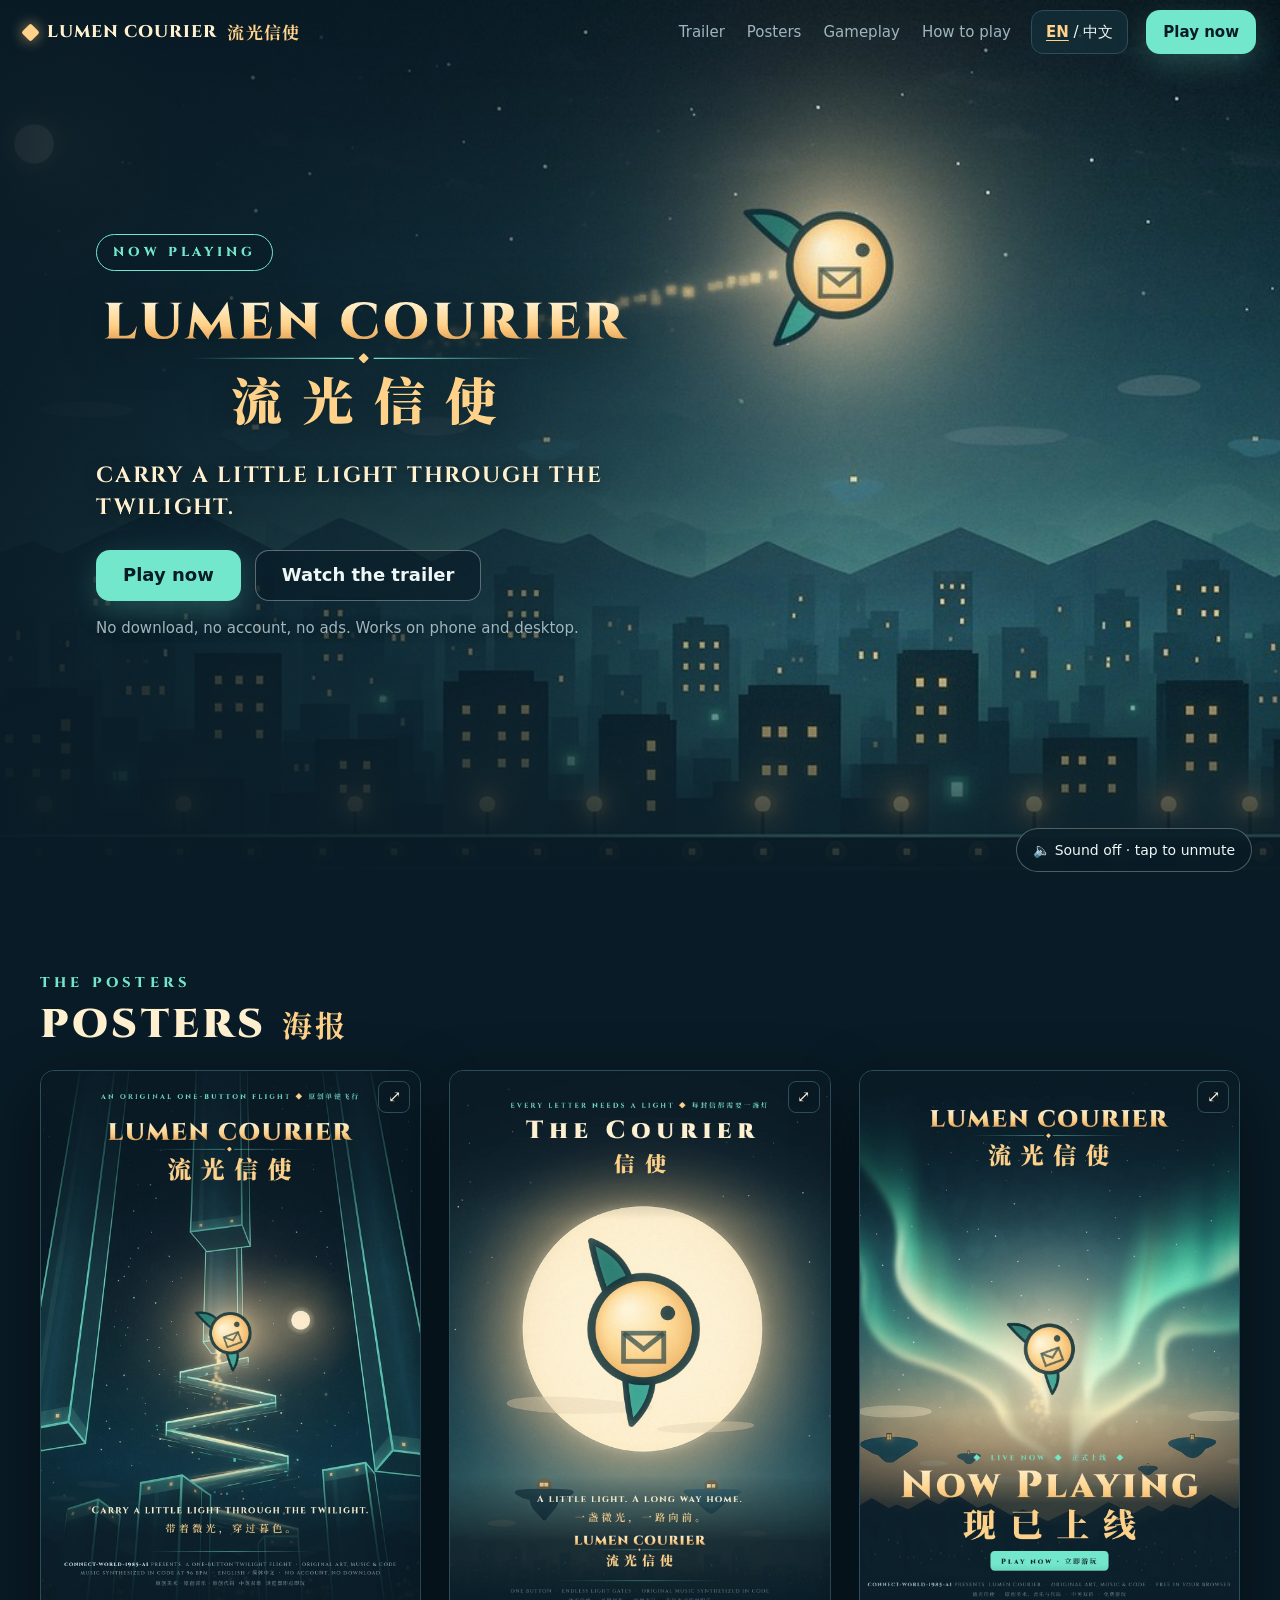
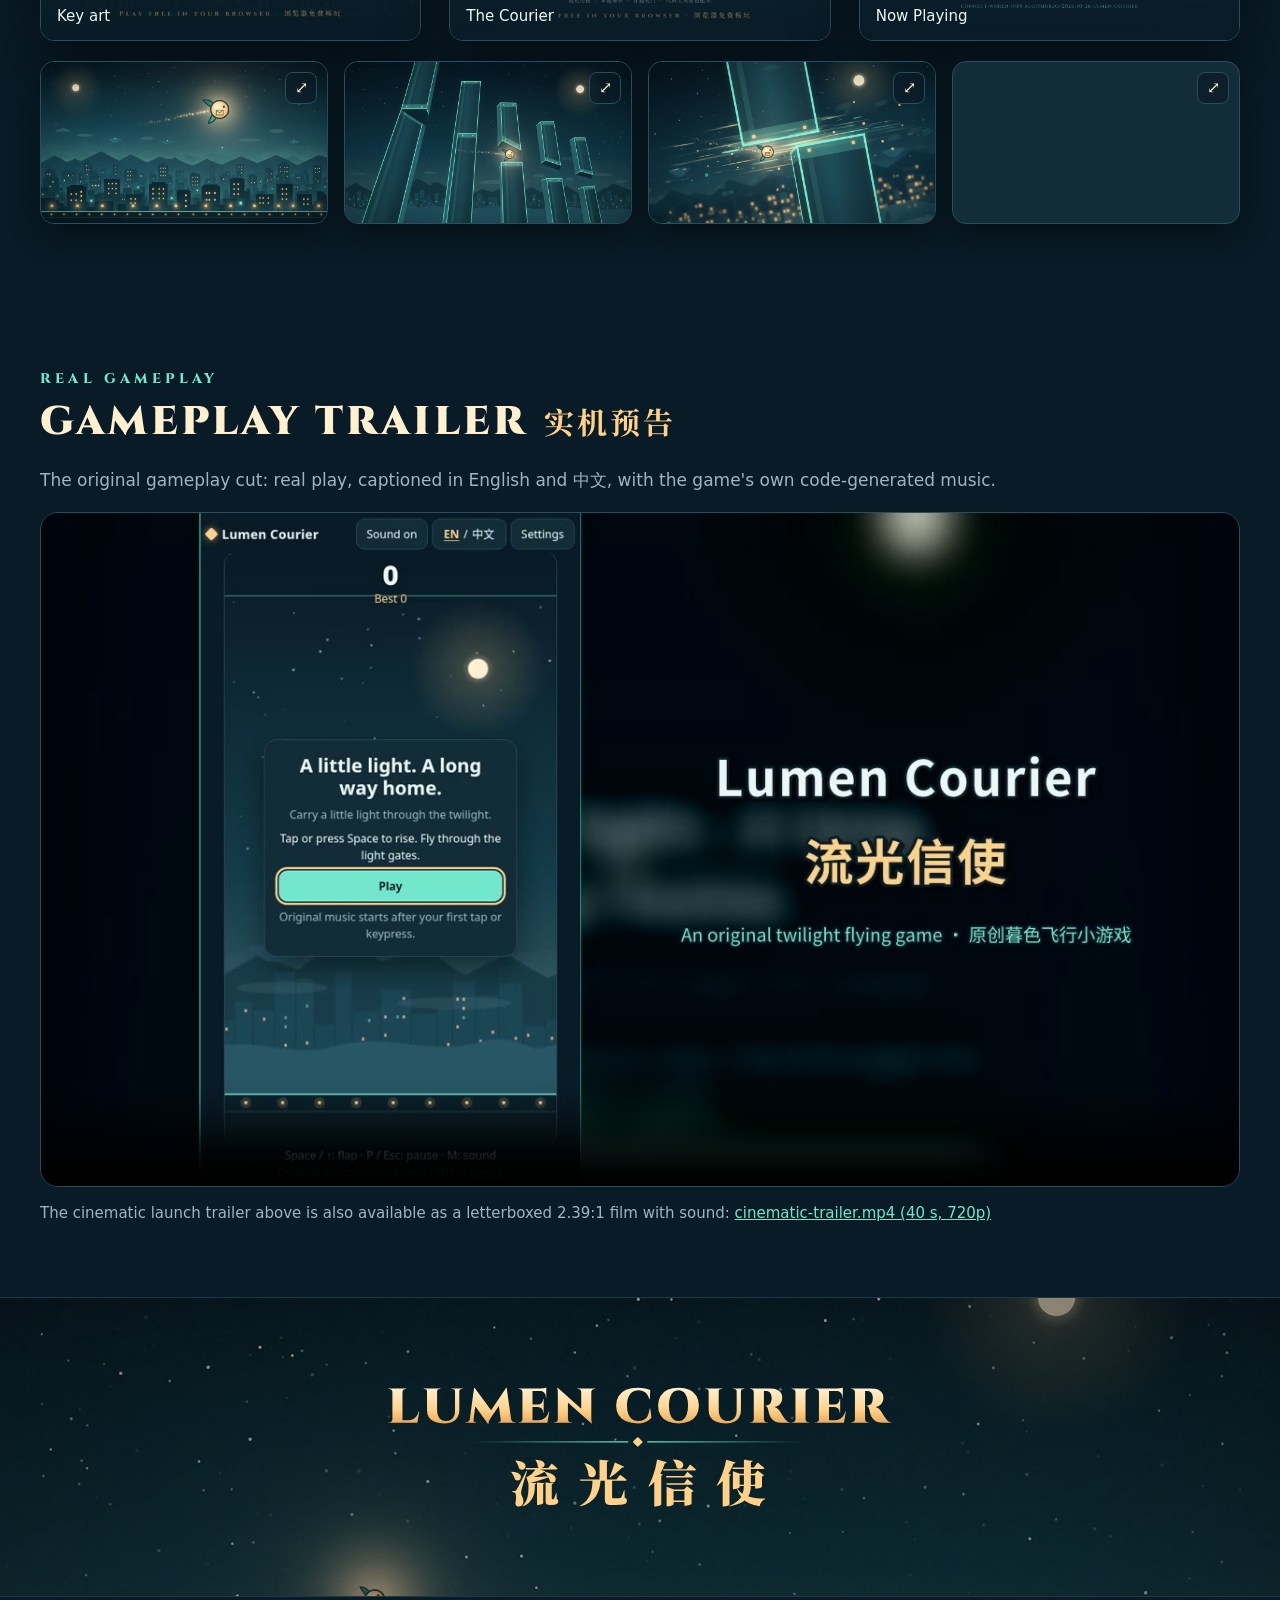
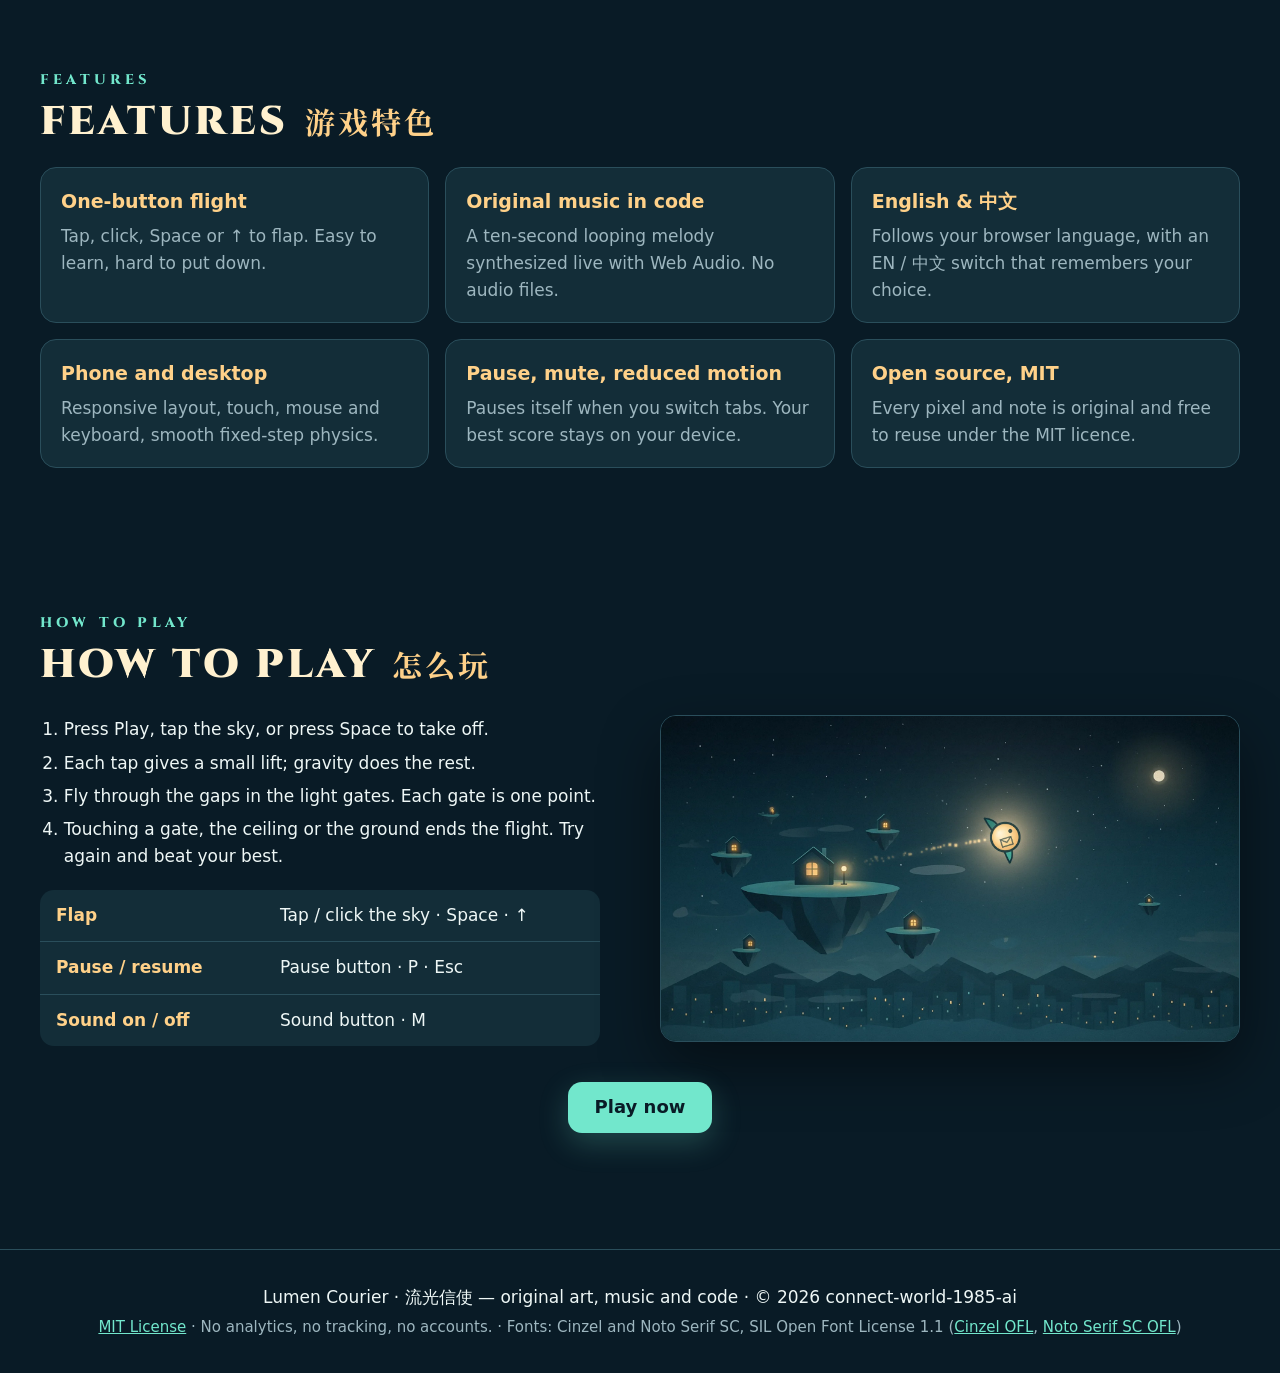
<file: index.html>
<!doctype html>
<html lang="en">
<head>
<meta charset="utf-8">
<meta name="viewport" content="width=device-width, initial-scale=1, viewport-fit=cover">
<meta name="theme-color" content="#091B26">
<title>Lumen Courier · 流光信使</title>
<meta name="description" content="">
<meta property="og:title" content="Lumen Courier · 流光信使">
<meta property="og:type" content="website">
<meta property="og:image" content="./media/launch/og-image.jpg">
<meta name="twitter:card" content="summary_large_image">
<link rel="icon" href="./play/favicon.svg" type="image/svg+xml">
<link rel="preload" href="./fonts/Cinzel-latin.woff2" as="font" type="font/woff2" crossorigin>
<link rel="stylesheet" href="./site.css">
<script type="module" src="./site.mjs"></script>
</head>
<body>
<header class="topbar" id="topbar">
  <a class="brand" href="./"><span class="brand-mark" aria-hidden="true"></span><span class="brand-en">Lumen Courier</span> <span class="brand-zh" lang="zh-CN">流光信使</span></a>
  <nav class="topnav" data-i18n-aria="navLabel">
    <a class="navlink" href="#trailer" data-i18n="navTrailer"></a>
    <a class="navlink" href="#posters" data-i18n="navPosters"></a>
    <a class="navlink" href="#gameplay" data-i18n="navGameplay"></a>
    <a class="navlink" href="#how" data-i18n="navHow"></a>
    <button type="button" id="langBtn" class="lang"><span class="lang-en">EN</span> / <span class="lang-zh">中文</span></button>
    <a class="btn primary small-btn" href="./play/" data-i18n="playNow"></a>
  </nav>
</header>
<main>
  <section class="hero" id="trailer">
    <video id="heroVideo" class="hero-video" muted loop playsinline preload="metadata" poster="./media/cinematic-trailer-poster.jpg" width="1280" height="720" data-i18n-aria="altHeroVideo" tabindex="-1">
      <source src="./media/cinematic-trailer-hero.mp4" type="video/mp4">
    </video>
    <div class="hero-scrim" aria-hidden="true"></div>
    <div class="hero-text">
      <p class="pill" data-i18n="nowPlaying"></p>
      <h1><img class="wordmark" src="./media/launch/lumen-courier-wordmark-combo.svg" width="540" height="141" alt="Lumen Courier · 流光信使"></h1>
      <p class="tagline" data-i18n="tagline"></p>
      <div class="cta">
        <a class="btn primary" href="./play/" data-i18n="playNow"></a>
        <button type="button" class="btn ghost" id="watchBtn" data-i18n="watchTrailer"></button>
      </div>
      <p class="small muted" data-i18n="freeNote"></p>
    </div>
    <button type="button" class="hero-play" id="heroPlay" hidden data-i18n="playTrailer"></button>
    <button type="button" class="sound" id="soundBtn" aria-pressed="false"><span class="sound-ico" aria-hidden="true">🔈</span> <span id="soundLabel" data-i18n="soundOff"></span></button>
  </section>

  <section id="posters" class="section">
    <p class="kicker" data-i18n="kickerPosters"></p>
    <h2 data-bi="postersTitle"></h2>
    <ul class="posters" id="posterGrid">
      <li><button type="button" class="tile" data-index="0"><picture><source srcset="./media/posters/poster-01-key-art.webp" type="image/webp"><img src="./media/posters/poster-01-key-art.jpg" width="1200" height="1800" loading="lazy" decoding="async" data-i18n-alt="altPoster1" alt=""></picture><span class="cap" data-i18n="capKeyArt"></span><span class="zoom" aria-hidden="true">⤢</span></button></li>
      <li><button type="button" class="tile" data-index="1"><picture><source srcset="./media/posters/poster-02-character.webp" type="image/webp"><img src="./media/posters/poster-02-character.jpg" width="1200" height="1800" loading="lazy" decoding="async" data-i18n-alt="altPoster2" alt=""></picture><span class="cap" data-i18n="capCourier"></span><span class="zoom" aria-hidden="true">⤢</span></button></li>
      <li><button type="button" class="tile" data-index="2"><picture><source srcset="./media/posters/poster-03-now-playing.webp" type="image/webp"><img src="./media/posters/poster-03-now-playing.jpg" width="1200" height="1800" loading="lazy" decoding="async" data-i18n-alt="altPoster3" alt=""></picture><span class="cap" data-i18n="capNowPlaying"></span><span class="zoom" aria-hidden="true">⤢</span></button></li>
    </ul>
    <ul class="stills">
      <li><button type="button" class="tile" data-index="3"><picture><source srcset="./media/launch/still-02-city-of-windows.webp" type="image/webp"><img src="./media/launch/still-02-city-of-windows.jpg" width="1920" height="1080" loading="lazy" decoding="async" data-i18n-alt="altStill02" alt=""></picture><span class="zoom" aria-hidden="true">⤢</span></button></li>
      <li><button type="button" class="tile" data-index="4"><picture><source srcset="./media/launch/still-03-the-gates.webp" type="image/webp"><img src="./media/launch/still-03-the-gates.jpg" width="1920" height="1080" loading="lazy" decoding="async" data-i18n-alt="altStill03" alt=""></picture><span class="zoom" aria-hidden="true">⤢</span></button></li>
      <li><button type="button" class="tile" data-index="5"><picture><source srcset="./media/launch/still-05-the-squeeze.webp" type="image/webp"><img src="./media/launch/still-05-the-squeeze.jpg" width="1920" height="1080" loading="lazy" decoding="async" data-i18n-alt="altStill05" alt=""></picture><span class="zoom" aria-hidden="true">⤢</span></button></li>
      <li><button type="button" class="tile" data-index="6"><picture><source srcset="./media/launch/still-06-aurora-ascent.webp" type="image/webp"><img src="./media/launch/still-06-aurora-ascent.jpg" width="1920" height="1080" loading="lazy" decoding="async" data-i18n-alt="altStill06" alt=""></picture><span class="zoom" aria-hidden="true">⤢</span></button></li>
    </ul>
  </section>

  <section id="gameplay" class="section">
    <p class="kicker" data-i18n="kickerGameplay"></p>
    <h2 data-bi="gameplayTitle"></h2>
    <p class="muted" data-i18n="trailerText"></p>
    <div class="video-wrap">
      <video id="trailerVideo" controls playsinline preload="metadata" poster="./media/trailer-poster.jpg" width="1280" height="720">
        <source src="./media/trailer.mp4" type="video/mp4">
      </video>
    </div>
    <p class="small muted cine-link"><span data-i18n="cineLinkText"></span> <a href="./media/cinematic-trailer.mp4" data-i18n="cineLink"></a></p>
  </section>

  <div class="band" aria-hidden="true">
    <picture><source srcset="./media/launch/still-01-cold-open-sky.webp" type="image/webp"><img class="band-bg" src="./media/launch/still-01-cold-open-sky.jpg" width="1920" height="1080" loading="lazy" decoding="async" alt=""></picture>
    <img class="band-mark" src="./media/launch/lumen-courier-wordmark-combo.svg" width="520" height="136" loading="lazy" alt="">
  </div>

  <section id="features" class="section">
    <p class="kicker" data-i18n="kickerFeatures"></p>
    <h2 data-bi="featuresTitle"></h2>
    <ul class="features">
      <li><h3 data-i18n="f1t"></h3><p data-i18n="f1d"></p></li>
      <li><h3 data-i18n="f2t"></h3><p data-i18n="f2d"></p></li>
      <li><h3 data-i18n="f3t"></h3><p data-i18n="f3d"></p></li>
      <li><h3 data-i18n="f4t"></h3><p data-i18n="f4d"></p></li>
      <li><h3 data-i18n="f5t"></h3><p data-i18n="f5d"></p></li>
      <li><h3 data-i18n="f6t"></h3><p data-i18n="f6d"></p></li>
    </ul>
  </section>

  <section id="how" class="section">
    <p class="kicker" data-i18n="kickerHow"></p>
    <h2 data-bi="howTitle"></h2>
    <div class="how-grid">
      <div>
        <ol class="how">
          <li data-i18n="how1"></li>
          <li data-i18n="how2"></li>
          <li data-i18n="how3"></li>
          <li data-i18n="how4"></li>
        </ol>
        <table class="keys">
          <caption class="sr-only" data-i18n="keysCaption"></caption>
          <tbody>
            <tr><th scope="row" data-i18n="kFlap"></th><td data-i18n="kFlapKeys"></td></tr>
            <tr><th scope="row" data-i18n="kPause"></th><td data-i18n="kPauseKeys"></td></tr>
            <tr><th scope="row" data-i18n="kSound"></th><td data-i18n="kSoundKeys"></td></tr>
          </tbody>
        </table>
      </div>
      <picture><source srcset="./media/launch/still-07-homecoming-island.webp" type="image/webp"><img class="how-art" src="./media/launch/still-07-homecoming-island.jpg" width="1920" height="1080" loading="lazy" decoding="async" data-i18n-alt="altStill07" alt=""></picture>
    </div>
    <p class="cta center"><a class="btn primary" href="./play/" data-i18n="playNow"></a></p>
  </section>
</main>
<footer class="foot">
  <p data-i18n="footCredits"></p>
  <p class="small muted"><a href="./LICENSE" data-i18n="license"></a> · <span data-i18n="privacy"></span> · <span data-i18n="fontsCredit"></span> (<a href="./fonts/OFL-Cinzel.txt">Cinzel OFL</a>, <a href="./fonts/OFL-NotoSerifSC.txt">Noto Serif SC OFL</a>)</p>
</footer>
<dialog id="lightbox" class="lightbox" data-i18n-aria="lightboxLabel">
  <div class="lb-frame">
    <picture><source id="lbSource" type="image/webp"><img id="lbImg" alt=""></picture>
    <p class="lb-cap" id="lbCap"></p>
  </div>
  <div class="lb-bar">
    <button type="button" class="lb-btn" id="lbPrev" data-i18n-aria="prev">‹</button>
    <a class="lb-btn lb-dl" id="lbDl" download data-i18n="download"></a>
    <button type="button" class="lb-btn" id="lbNext" data-i18n-aria="next">›</button>
    <button type="button" class="lb-btn lb-close" id="lbClose" data-i18n-aria="close">✕</button>
  </div>
</dialog>
</body>
</html>
</file>
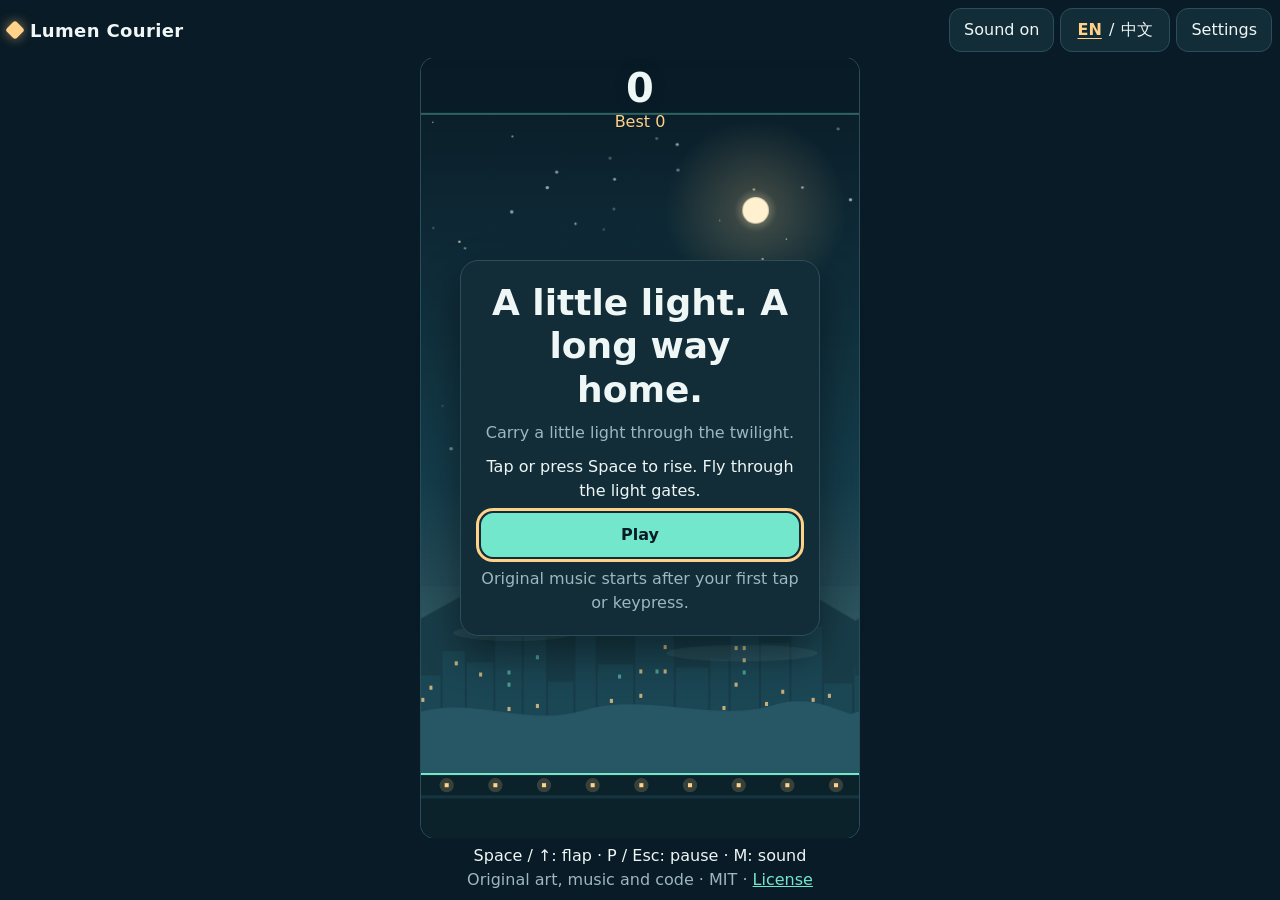
<file: play/index.html>
<!doctype html>
<html lang="en">
<head>
<meta charset="utf-8">
<meta name="viewport" content="width=device-width, initial-scale=1, viewport-fit=cover">
<meta name="theme-color" content="#091B26">
<title>Lumen Courier</title>
<meta name="description" content="">
<link rel="icon" href="./favicon.svg" type="image/svg+xml">
<link rel="stylesheet" href="./styles.css">
<script type="module" src="./app.mjs"></script>
</head>
<body>
<main id="app">
  <header class="bar">
    <h1 class="brand"><span class="brand-mark" aria-hidden="true"></span><span data-i18n="title"></span></h1>
    <nav class="controls" data-i18n-aria="controlsLabel">
      <button type="button" id="pauseBtn" class="tool" data-i18n="pause" hidden></button>
      <button type="button" id="soundBtn" class="tool"></button>
      <button type="button" id="langBtn" class="tool lang"><span class="lang-en">EN</span> / <span class="lang-zh">中文</span></button>
      <button type="button" id="settingsBtn" class="tool" data-i18n="settings"></button>
    </nav>
  </header>
  <div id="slot">
    <div id="stage">
      <canvas id="scene" tabindex="0" data-i18n-aria="canvasLabel" aria-describedby="hintLine"></canvas>
      <div class="hud" aria-hidden="false">
        <output id="score" class="score" for="scene">0</output>
        <span id="bestHud" class="best-hud"></span>
      </div>
      <div id="toast" class="toast" aria-hidden="true"></div>
      <p id="tip" class="tip" aria-hidden="true"></p>
    </div>
    <div id="overlay">
      <section class="card" id="card-boot">
        <p class="lead" data-i18n="loading"></p>
      </section>
      <section class="card" id="card-ready" hidden>
        <h2 class="title" data-i18n="readyTitle"></h2>
        <p data-i18n="tagline" class="muted"></p>
        <p data-i18n="readyHint"></p>
        <button type="button" class="primary" id="playBtn" data-i18n="start"></button>
        <p class="small muted" data-i18n="musicHint"></p>
      </section>
      <section class="card" id="card-paused" hidden>
        <h2 class="title" data-i18n="pausedTitle"></h2>
        <p id="pausedHint"></p>
        <button type="button" class="primary" id="resumeBtn" data-i18n="resume"></button>
        <div class="row">
          <button type="button" class="secondary" id="restartBtn" data-i18n="restart"></button>
          <button type="button" class="secondary" id="homeBtnP" data-i18n="home"></button>
        </div>
      </section>
      <section class="card" id="card-over" hidden>
        <h2 class="title" data-i18n="overTitle"></h2>
        <p id="overScore" class="lead"></p>
        <p id="overBest" class="muted"></p>
        <p id="newBest" class="gold" data-i18n="newBest" hidden></p>
        <p id="medal" class="medal"></p>
        <p id="overTip" class="small muted"></p>
        <button type="button" class="primary" id="againBtn" data-i18n="tryAgain"></button>
        <button type="button" class="secondary" id="homeBtnO" data-i18n="home"></button>
      </section>
      <section class="card" id="card-settings" hidden>
        <h2 class="title" data-i18n="settings"></h2>
        <div class="setting"><span data-i18n="soundOn" id="soundLabel"></span><button type="button" class="secondary" id="setSound"></button></div>
        <div class="setting"><span data-i18n="language"></span><button type="button" class="secondary lang" id="setLang"><span class="lang-en">EN</span> / <span class="lang-zh">中文</span></button></div>
        <div class="setting"><span data-i18n="reducedMotion"></span><button type="button" class="secondary" id="setMotion" aria-pressed="false"></button></div>
        <p class="small muted" data-i18n="motionHint"></p>
        <p class="small muted" data-i18n="localOnly"></p>
        <button type="button" class="primary" id="closeSettings" data-i18n="closeSettings"></button>
      </section>
      <section class="card" id="card-unsupported" hidden>
        <p class="lead" data-i18n="unsupported"></p>
      </section>
    </div>
  </div>
  <footer class="foot">
    <p id="hintLine"></p>
    <p id="notice" class="gold" hidden></p>
    <p class="small muted"><span data-i18n="credits"></span> · <a href="../LICENSE" data-i18n="license"></a></p>
  </footer>
  <p id="live" class="sr-only" aria-live="polite"></p>
</main>
</body>
</html>
</file>
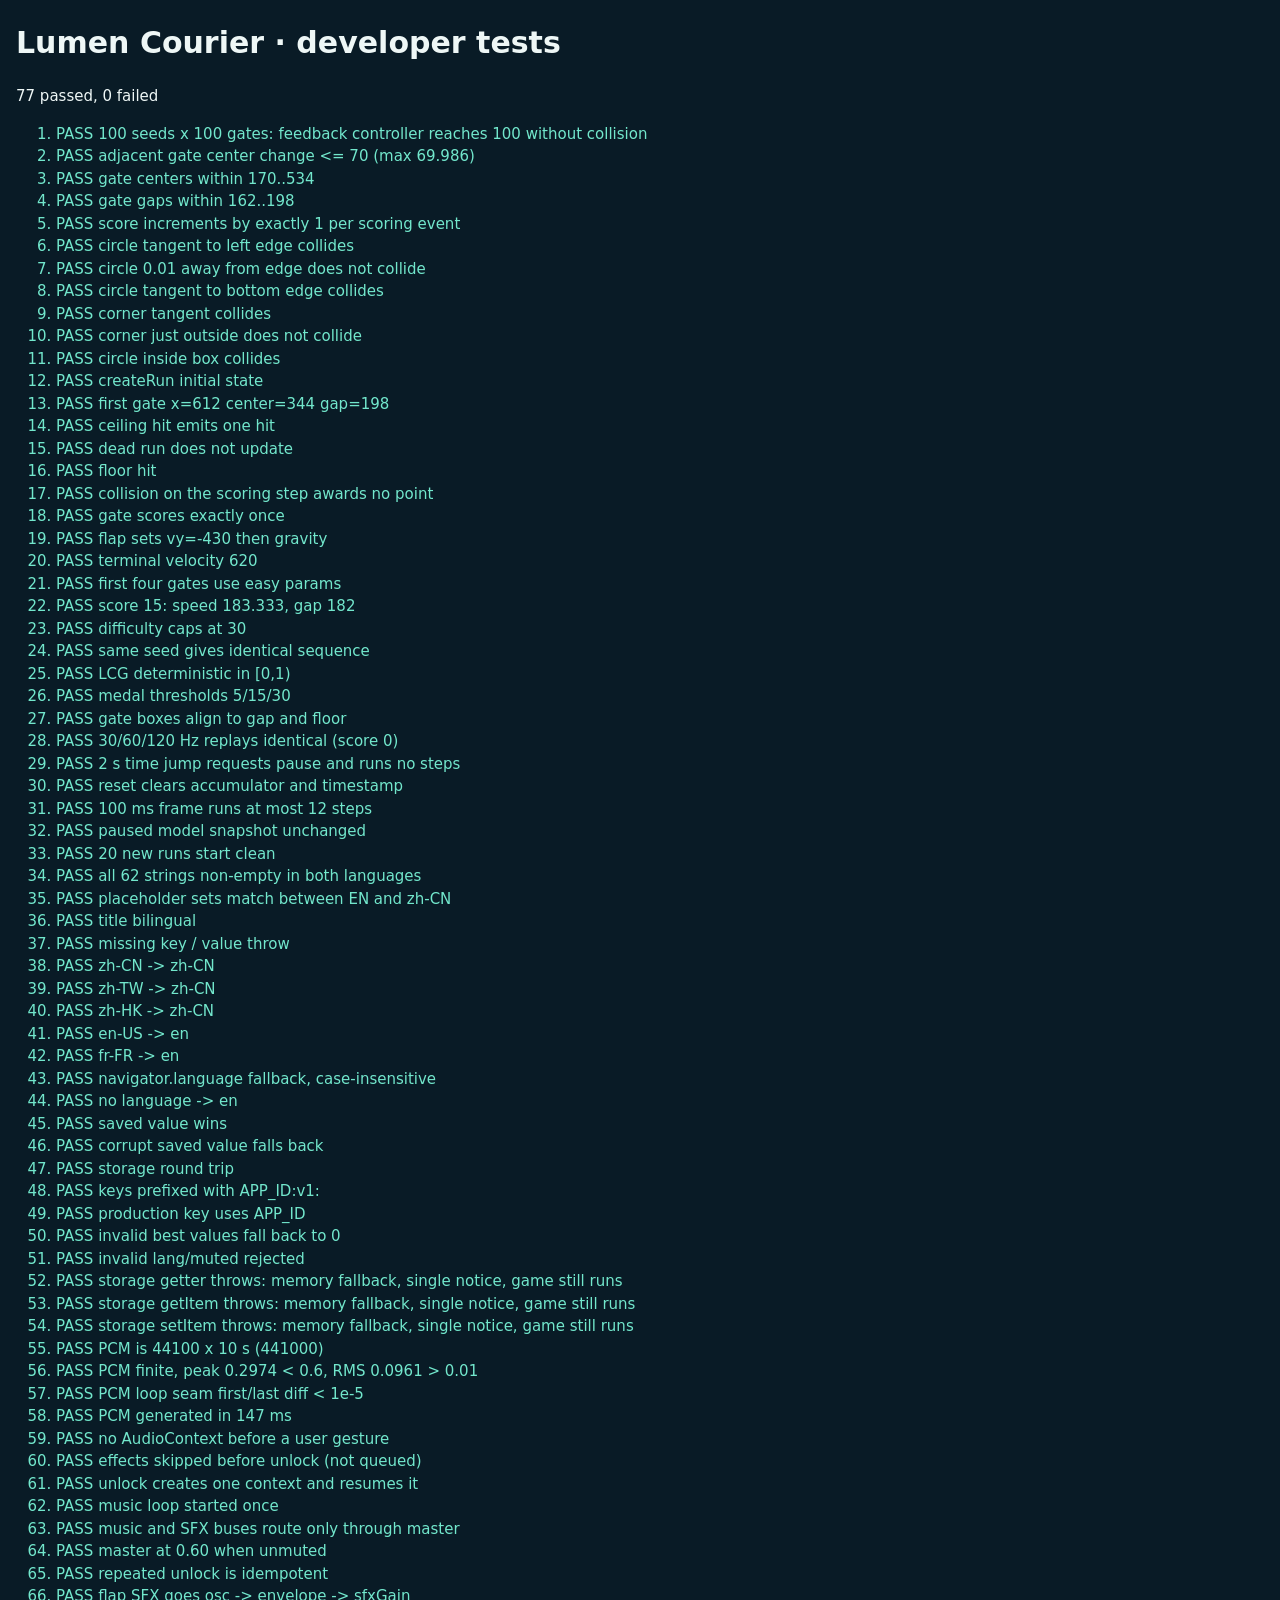
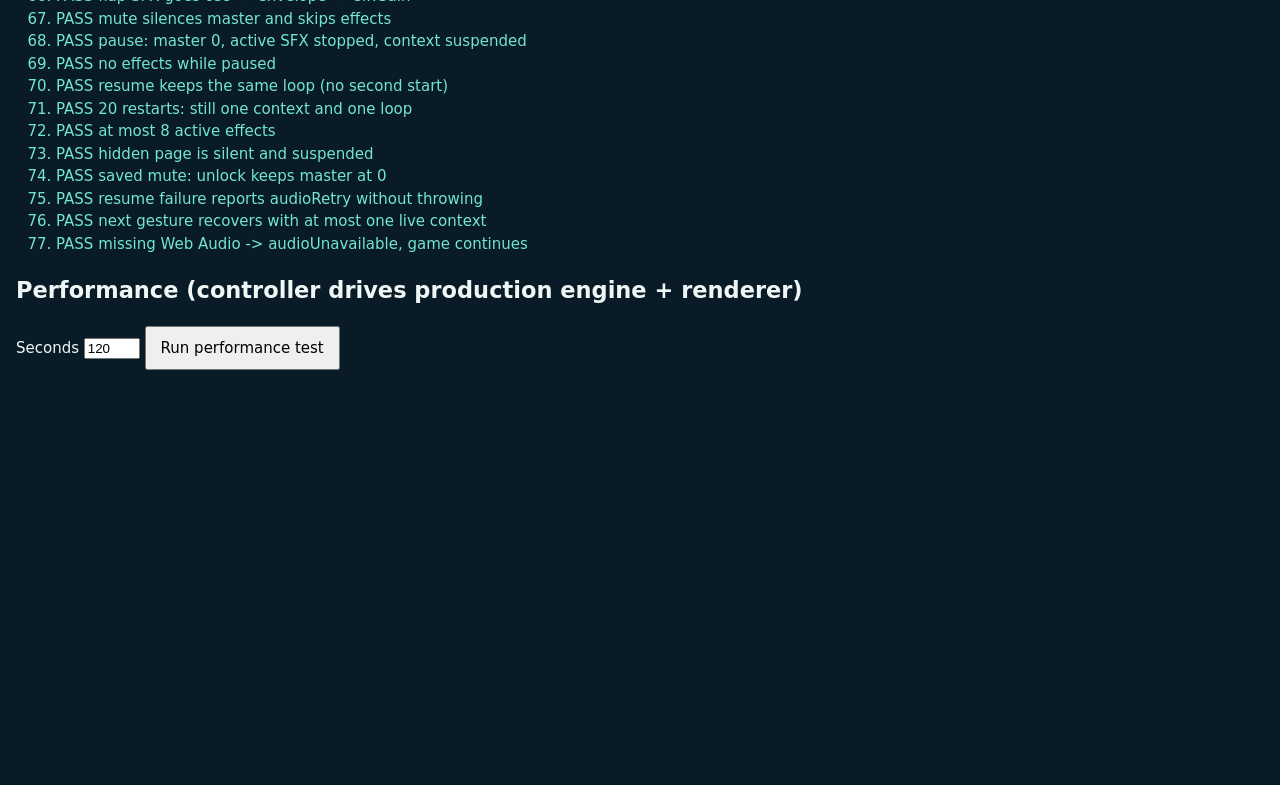
<file: play/tests.html>
<!doctype html>
<html lang="en">
<head>
<meta charset="utf-8">
<meta name="viewport" content="width=device-width, initial-scale=1">
<title>Lumen Courier · tests</title>
<link rel="icon" href="./favicon.svg" type="image/svg+xml">
<style>
body { font: 15px/1.5 system-ui, sans-serif; background: #091B26; color: #EEF7F6; margin: 16px; }
.ok { color: #72E7CC; } .bad { color: #FF8A80; font-weight: 700; }
button { font: inherit; min-height: 44px; padding: 8px 14px; }
canvas { width: 216px; height: 384px; display: block; margin-top: 8px; }
</style>
</head>
<body>
<h1>Lumen Courier · developer tests</h1>
<p id="summary">Running…</p>
<ol id="list"></ol>
<h2>Performance (controller drives production engine + renderer)</h2>
<p><label>Seconds <input id="secs" type="number" value="120" min="5" max="600"></label> <button id="perf" type="button">Run performance test</button></p>
<pre id="perfOut"></pre>
<canvas id="perfCanvas"></canvas>
<script type="module">
import { runTests } from "./tests.mjs";
import { createRun, step, createStepper, advance, C } from "./engine.mjs";
import { createRenderer } from "./render.mjs";
const { async } = runTests();
const results = await async;
const list = document.getElementById("list");
let fail = 0;
for (const r of results) {
  const li = document.createElement("li");
  li.className = r.ok ? "ok" : "bad";
  li.textContent = (r.ok ? "PASS " : "FAIL ") + r.msg;
  if (!r.ok) fail++;
  list.append(li);
}
document.getElementById("summary").textContent = `${results.length - fail} passed, ${fail} failed`;
window.__testResults = { total: results.length, failed: fail, results };

function perf(seconds) {
  return new Promise((resolve) => {
    const canvas = document.getElementById("perfCanvas");
    const renderer = createRenderer(canvas);
    const dpr = Math.min(devicePixelRatio || 1, 2);
    renderer.resize(Math.round(216 * dpr), Math.round(384 * dpr));
    let run = createRun(12345);
    const s = createStepper();
    const intervals = [], work = [];
    let last, start, restarts = 0, maxGates = 0, maxParticles = 0;
    function frame(ts) {
      if (start === undefined) start = ts;
      if (last !== undefined) intervals.push(ts - last);
      last = ts;
      const w0 = performance.now();
      const res = advance(s, ts, () => {
        const g = run.gates.find((x) => !x.passed);
        const ev = step(run, run.y > g.center + 12 && run.vy > 0);
        for (const e of ev) renderer.event(e.type, run.y, false);
        if (run.dead) { run = createRun(restarts++); renderer.reset(); }
      });
      if (res < 0) s.accumulator = 0;
      renderer.update(1 / 60, false);
      renderer.draw({ y: run.y, vy: run.vy, gates: run.gates, distance: run.distance, bob: 0, reduced: false });
      work.push(performance.now() - w0);
      maxGates = Math.max(maxGates, run.gates.length);
      maxParticles = Math.max(maxParticles, renderer.liveParticles());
      if (ts - start < seconds * 1000) requestAnimationFrame(frame);
      else {
        const p95 = (a) => { const b = [...a].sort((x, y) => x - y); return b[Math.floor(b.length * 0.95)] || 0; };
        const out = {
          seconds: ((ts - start) / 1000).toFixed(1), frames: intervals.length,
          fps: (intervals.length / ((ts - start) / 1000)).toFixed(1),
          p95IntervalMs: p95(intervals).toFixed(2), p95WorkMs: p95(work).toFixed(2),
          over50ms: (intervals.filter((x) => x > 50).length / intervals.length * 100).toFixed(2) + "%",
          maxGates, maxParticles, score: run.score
        };
        document.getElementById("perfOut").textContent = JSON.stringify(out, null, 2);
        window.__perf = out;
        resolve(out);
      }
    }
    requestAnimationFrame(frame);
  });
}
window.__runPerf = perf;
document.getElementById("perf").addEventListener("click", () => perf(Number(document.getElementById("secs").value) || 120));
</script>
</body>
</html>
</file>
<file: site.css>
@font-face { font-family: "Cinzel"; src: url(./fonts/Cinzel-latin.woff2) format("woff2"); font-weight: 400 900; font-display: swap; }
@font-face { font-family: "Lumen Serif SC"; src: url(./fonts/NotoSerifSC-lumen-subset.woff2) format("woff2"); font-weight: 200 900; font-display: swap; }
*, *::before, *::after { box-sizing: border-box; }
:root {
  --bg: #091B26; --bg2: #0E2530; --card: #132D38; --line: #2A4E5B;
  --text: #EEF7F6; --muted: #9DB6BF; --accent: #72E7CC; --gold: #FFD189; --cream: #FFF1CF; --amber: #E9A85A; --ink: #13343B;
  --display: "Cinzel", "Lumen Serif SC", serif;
  --display-zh: "Lumen Serif SC", serif;
  --track-title: .08em; --track-eyebrow: .3em; --track-zh: .2em;
  font-family: system-ui, -apple-system, BlinkMacSystemFont, "Segoe UI", "PingFang SC", "Microsoft YaHei", sans-serif;
}
html { scroll-behavior: smooth; }
@media (prefers-reduced-motion: reduce) { html { scroll-behavior: auto; } }
body { margin: 0; background: var(--bg); color: var(--text); font-size: 17px; line-height: 1.6; }
body:not([data-ready]) main, body:not([data-ready]) .foot { visibility: hidden; }
a { color: var(--accent); }
a:focus-visible, button:focus-visible, video:focus-visible { outline: 3px solid var(--gold); outline-offset: 3px; }
img { max-width: 100%; }
.sr-only { position: absolute; width: 1px; height: 1px; overflow: hidden; clip: rect(0 0 0 0); white-space: nowrap; }

/* Top bar: overlays the hero, gains a backdrop once scrolled */
.topbar { position: fixed; inset: 0 0 auto 0; z-index: 10; display: flex; flex-wrap: wrap; gap: 8px 16px; align-items: center; justify-content: space-between;
  padding: max(10px, env(safe-area-inset-top)) max(24px, env(safe-area-inset-right)) 10px max(24px, env(safe-area-inset-left));
  background: transparent; border-bottom: 1px solid transparent; transition: background .25s, border-color .25s; }
.topbar.scrolled { background: rgba(9,27,38,.8); border-bottom-color: rgba(42,78,91,.7); backdrop-filter: blur(8px); }
.brand { display: flex; align-items: center; gap: 10px; color: var(--cream); text-decoration: none; min-height: 44px; }
.brand-en { font-family: var(--display); font-weight: 800; text-transform: uppercase; letter-spacing: .06em; font-size: 17px; }
.brand-zh { font-family: var(--display-zh); font-weight: 700; color: var(--gold); letter-spacing: .08em; font-size: 17px; }
.brand-mark { width: 13px; height: 13px; background: var(--gold); transform: rotate(45deg); border-radius: 2px; box-shadow: 0 0 14px rgba(255,209,137,.7); }
.topnav { display: flex; flex-wrap: wrap; align-items: center; gap: 4px 18px; }
.navlink { color: var(--muted); text-decoration: none; padding: 10px 2px; min-height: 44px; display: inline-flex; align-items: center; font-size: 15px; }
.navlink:hover { color: var(--text); }
button.lang { font: inherit; font-size: 15px; min-height: 44px; padding: 8px 14px; border-radius: 12px; border: 1px solid var(--line); background: rgba(19,45,56,.85); color: var(--text); cursor: pointer; }
html[lang="en"] .lang .lang-en, html[lang="zh-CN"] .lang .lang-zh { color: var(--gold); font-weight: 700; text-decoration: underline; text-underline-offset: 3px; }

.btn { display: inline-flex; align-items: center; justify-content: center; min-height: 48px; padding: 10px 26px; border-radius: 14px; font: inherit; font-weight: 700; font-size: 18px; text-decoration: none; cursor: pointer; border: 1px solid transparent; }
.btn.primary { background: var(--accent); color: var(--bg); box-shadow: 0 10px 30px rgba(114,231,204,.22); }
.btn.primary:hover { filter: brightness(1.06); }
.btn.ghost { background: rgba(9,27,38,.55); color: var(--text); border-color: rgba(238,247,246,.35); }
.btn.ghost:hover { border-color: var(--text); }
.btn.small-btn { min-height: 44px; padding: 8px 16px; font-size: 15px; }
.small { font-size: 15px; }
.muted { color: var(--muted); }

/* Hero: the cinematic trailer, full bleed */
.hero { position: relative; min-height: max(620px, 100svh); overflow: hidden; background: var(--bg) url(./media/cinematic-trailer-poster.jpg) center / cover no-repeat; }
.hero-video { position: absolute; inset: 0; width: 100%; height: 100%; object-fit: cover; object-position: 50% 50%; display: block; }
.hero-scrim { position: absolute; inset: 0; pointer-events: none;
  background: linear-gradient(180deg, transparent 70%, var(--bg) 100%), linear-gradient(90deg, rgba(9,27,38,.92) 0%, rgba(9,27,38,.55) 40%, transparent 65%); }
.hero-text { position: relative; z-index: 1; width: min(640px, 100% - 48px); margin-left: 96px; padding-top: max(110px, 26svh); padding-bottom: 80px; }
.pill { display: inline-block; margin: 0 0 22px; padding: 7px 16px; border: 1px solid var(--accent); border-radius: 999px; color: var(--accent);
  font-family: var(--display); font-weight: 800; font-size: 13px; letter-spacing: var(--track-eyebrow); text-transform: uppercase; background: rgba(9,27,38,.4); }
html[lang="zh-CN"] .pill { font-family: var(--display-zh); letter-spacing: var(--track-zh); font-size: 14px; }
h1 { margin: 0; line-height: 0; }
.wordmark { width: 540px; max-width: 100%; height: auto; filter: drop-shadow(0 4px 24px rgba(0,0,0,.45)); }
.tagline { margin: 26px 0 26px; font-family: var(--display); font-weight: 700; font-size: 22px; letter-spacing: var(--track-title); text-transform: uppercase; color: var(--cream); line-height: 1.45; text-shadow: 0 2px 12px rgba(0,0,0,.5); }
html[lang="zh-CN"] .tagline { font-family: var(--display-zh); color: var(--gold); font-size: 22px; letter-spacing: var(--track-zh); text-transform: none; }
.cta { display: flex; flex-wrap: wrap; gap: 14px; margin: 0 0 14px; }
.cta.center { justify-content: center; margin-top: 36px; }
.hero .muted { text-shadow: 0 1px 8px rgba(0,0,0,.6); }
.sound { position: absolute; z-index: 2; right: 28px; bottom: 28px; min-height: 44px; padding: 8px 16px; border-radius: 999px; border: 1px solid rgba(238,247,246,.3);
  background: rgba(9,27,38,.6); color: var(--text); font: inherit; font-size: 14px; cursor: pointer; backdrop-filter: blur(6px); }
.sound[aria-pressed="true"] { border-color: var(--accent); color: var(--accent); }
.hero-play { position: absolute; z-index: 2; right: 28px; bottom: 84px; min-height: 48px; padding: 10px 22px; border-radius: 999px; border: 0;
  background: var(--accent); color: var(--bg); font: inherit; font-weight: 700; cursor: pointer; }
.hero-play[hidden] { display: none; }

/* Sections */
main > .section { max-width: 1248px; margin: 0 auto; padding: 72px 24px; }
.kicker { margin: 0 0 8px; color: var(--accent); font-family: var(--display); font-weight: 800; font-size: 14px; letter-spacing: var(--track-eyebrow); text-transform: uppercase; }
html[lang="zh-CN"] .kicker { font-family: var(--display-zh); letter-spacing: var(--track-zh); }
.section h2 { display: flex; flex-wrap: wrap; align-items: baseline; gap: 4px 16px; margin: 0 0 22px; line-height: 1.15; }
.h-en { font-family: var(--display); font-weight: 900; font-size: 40px; letter-spacing: var(--track-title); text-transform: uppercase; color: var(--cream); }
.h-zh { font-family: var(--display-zh); font-weight: 700; font-size: 30px; color: var(--gold); letter-spacing: .1em; }
html[lang="zh-CN"] .h-zh { order: -1; }

.posters, .stills { list-style: none; margin: 0; padding: 0; display: grid; }
.posters { grid-template-columns: repeat(3, 1fr); gap: 28px; }
.stills { grid-template-columns: repeat(4, 1fr); gap: 16px; margin-top: 20px; }
.tile { position: relative; display: block; width: 100%; padding: 0; border: 1px solid var(--line); border-radius: 14px; overflow: hidden; background: var(--card); cursor: zoom-in; box-shadow: 0 24px 60px rgba(0,0,0,.5); color: inherit; font: inherit; }
.tile img { display: block; width: 100%; height: auto; transition: transform .4s ease; }
.tile:hover img { transform: scale(1.02); }
@media (prefers-reduced-motion: reduce) { .tile img { transition: none; } .tile:hover img { transform: none; } }
.tile .cap { position: absolute; left: 0; right: 0; bottom: 0; padding: 40px 16px 12px; text-align: left; font-size: 15px; color: var(--text); background: linear-gradient(180deg, transparent, rgba(9,27,38,.92)); }
.tile .zoom { position: absolute; top: 10px; right: 10px; width: 32px; height: 32px; display: grid; place-items: center; border-radius: 8px; background: rgba(9,27,38,.7); border: 1px solid var(--line); color: var(--cream); font-size: 16px; line-height: 1; }
.stills .tile { box-shadow: 0 12px 30px rgba(0,0,0,.4); }

.video-wrap { margin-top: 18px; border-radius: 18px; overflow: hidden; border: 1px solid var(--line); background: #000; aspect-ratio: 16 / 9; }
.video-wrap video { display: block; width: 100%; height: 100%; }
.cine-link { margin: 14px 0 0; }

.band { position: relative; height: 300px; overflow: hidden; display: grid; place-items: center; border-top: 1px solid rgba(42,78,91,.6); border-bottom: 1px solid rgba(42,78,91,.6); }
.band picture, .band-bg { position: absolute; inset: 0; width: 100%; height: 100%; }
.band-bg { object-fit: cover; object-position: center 35%; filter: brightness(.6); }
.band-mark { position: relative; width: 520px; max-width: 82vw; height: auto; }

.features { list-style: none; padding: 0; margin: 0; display: grid; grid-template-columns: repeat(3, 1fr); gap: 16px; }
.features li { background: var(--card); border: 1px solid var(--line); border-radius: 16px; padding: 18px 20px; }
.features h3 { margin: 0 0 6px; font-size: 19px; color: var(--gold); }
.features p { margin: 0; color: var(--muted); }
.how-grid { display: grid; grid-template-columns: 1fr 1fr; gap: 40px; align-items: center; }
.how { padding-left: 1.4em; margin: 0 0 20px; }
.how li { margin: 6px 0; }
.how-art { display: block; width: 100%; height: auto; border-radius: 16px; border: 1px solid var(--line); box-shadow: 0 24px 60px rgba(0,0,0,.45); }
.keys { border-collapse: collapse; width: 100%; max-width: 560px; background: var(--card); border-radius: 14px; overflow: hidden; }
.keys th, .keys td { text-align: left; padding: 12px 16px; border-bottom: 1px solid var(--line); }
.keys tr:last-child th, .keys tr:last-child td { border-bottom: 0; }
.keys th { color: var(--gold); width: 40%; }
.foot { text-align: center; padding: 30px 20px max(30px, env(safe-area-inset-bottom)); border-top: 1px solid var(--line); margin-top: 30px; }
.foot p { margin: 4px 0; }

/* Lightbox */
.lightbox { width: min(96vw, 1400px); max-height: 96vh; padding: 0; border: 1px solid var(--line); border-radius: 16px; background: #050F15; color: var(--text); overflow: hidden; }
.lightbox::backdrop { background: rgba(3,10,14,.86); }
.lb-frame { display: flex; flex-direction: column; align-items: center; padding: 16px 16px 0; }
.lb-frame img { display: block; max-width: 100%; max-height: calc(96vh - 140px); width: auto; height: auto; border-radius: 10px; }
.lb-cap { margin: 10px 0 0; color: var(--muted); font-size: 15px; text-align: center; }
.lb-bar { display: flex; justify-content: center; gap: 12px; padding: 12px 16px 16px; }
.lb-btn { min-width: 48px; min-height: 48px; padding: 8px 16px; border-radius: 12px; border: 1px solid var(--line); background: var(--card); color: var(--text); font: inherit; font-size: 20px; cursor: pointer; display: inline-flex; align-items: center; justify-content: center; text-decoration: none; }
.lb-dl { font-size: 16px; color: var(--accent); }

@media (max-width: 1099px) {
  .hero-text { width: min(560px, 100% - 48px); margin-left: 48px; }
  .wordmark { width: 420px; }
  .stills { grid-template-columns: repeat(2, 1fr); }
  .features { grid-template-columns: 1fr 1fr; }
  .navlink { display: none; }
}
@media (max-width: 699px) {
  .topbar { padding-left: max(14px, env(safe-area-inset-left)); padding-right: max(14px, env(safe-area-inset-right)); }
  .brand-en { display: none; }
  .topnav { gap: 8px; }
  .hero { min-height: 88svh; display: flex; flex-direction: column; justify-content: flex-end; }
  .hero-video { object-position: 68% 50%; }
  .hero-scrim { background: linear-gradient(180deg, transparent 20%, rgba(9,27,38,.95) 75%); }
  .hero-text { width: auto; margin: 0; padding: 120px 20px 84px; text-align: center; }
  .wordmark { width: 86vw; }
  .tagline, html[lang="zh-CN"] .tagline { font-size: 18px; }
  .cta { flex-direction: column; }
  .cta .btn { width: 100%; }
  .sound { right: 50%; transform: translateX(50%); bottom: 18px; white-space: nowrap; }
  .hero-play { right: 50%; transform: translateX(50%); bottom: auto; top: 96px; }
  main > .section { padding: 52px 18px; }
  .h-en { font-size: 30px; } .h-zh { font-size: 24px; }
  .posters { display: flex; overflow-x: auto; scroll-snap-type: x mandatory; gap: 16px; padding-bottom: 12px; margin: 0 -18px; padding-left: 18px; padding-right: 18px; }
  .posters li { flex: 0 0 78vw; scroll-snap-align: center; }
  .features, .how-grid { grid-template-columns: 1fr; }
  .band { height: 220px; }
}
</file>
<file: play/styles.css>
*, *::before, *::after { box-sizing: border-box; }
:root {
  --bg: #091B26; --card: #132D38; --text: #EEF7F6; --muted: #9DB6BF;
  --accent: #72E7CC; --gold: #FFD189; --line: #2A4E5B;
  font-family: system-ui, -apple-system, BlinkMacSystemFont, "Segoe UI", "PingFang SC", "Microsoft YaHei", sans-serif;
}
html, body { margin: 0; background: var(--bg); color: var(--text); }
body { font-size: 16px; line-height: 1.5; }
#app {
  height: 100vh; height: 100dvh; min-height: 480px;
  display: grid; grid-template-rows: auto minmax(0, 1fr) auto;
  padding: max(8px, env(safe-area-inset-top)) max(8px, env(safe-area-inset-right)) max(8px, env(safe-area-inset-bottom)) max(8px, env(safe-area-inset-left));
  gap: 6px;
}
.bar { display: flex; flex-wrap: wrap; align-items: center; justify-content: space-between; gap: 6px; }
.brand { margin: 0; font-size: 18px; display: flex; align-items: center; gap: 8px; letter-spacing: .02em; }
.brand-mark { width: 14px; height: 14px; background: var(--gold); transform: rotate(45deg); border-radius: 3px; box-shadow: 0 0 12px rgba(255,209,137,.6); }
.controls { display: flex; flex-wrap: wrap; gap: 6px; }
button {
  font: inherit; font-size: 16px; min-height: 44px; min-width: 44px; padding: 8px 14px;
  border-radius: 12px; border: 1px solid var(--line); background: var(--card); color: var(--text);
  cursor: pointer; touch-action: manipulation;
}
button:hover { border-color: var(--accent); }
button:focus-visible, canvas:focus-visible, a:focus-visible { outline: 3px solid var(--gold); outline-offset: 2px; }
button:disabled { opacity: 1; color: var(--muted); border-style: dashed; cursor: not-allowed; }
button.primary { background: var(--accent); color: #091B26; border-color: var(--accent); font-weight: 700; width: 100%; }
button.secondary { background: transparent; }
.lang .lang-en, .lang .lang-zh { padding: 0 2px; }
html[lang="en"] .lang .lang-en, html[lang="zh-CN"] .lang .lang-zh { color: var(--gold); font-weight: 700; text-decoration: underline; text-underline-offset: 3px; }
#slot { position: relative; min-height: 0; display: grid; place-items: center; overflow: hidden; }
#stage { position: relative; width: 432px; height: 768px; border-radius: 14px; overflow: hidden; box-shadow: 0 0 0 1px var(--line); }
#scene { display: block; width: 100%; height: 100%; touch-action: none; user-select: none; -webkit-user-select: none; -webkit-tap-highlight-color: transparent; outline: none; }
#scene:focus-visible { outline: 3px solid var(--gold); outline-offset: -3px; }
.hud { position: absolute; top: 8px; left: 0; right: 0; text-align: center; pointer-events: none; }
.score { display: block; font-size: 40px; font-weight: 800; font-variant-numeric: tabular-nums; color: var(--text); text-shadow: 0 2px 0 #091B26, 0 0 12px rgba(9,27,38,.9); line-height: 1.1; }
.best-hud { font-size: 16px; color: var(--gold); font-variant-numeric: tabular-nums; text-shadow: 0 1px 0 #091B26; }
.toast { position: absolute; top: 30%; left: 50%; transform: translateX(-50%); padding: 6px 14px; background: rgba(9,27,38,.85); color: var(--gold); border-radius: 12px; font-weight: 700; opacity: 0; transition: opacity .3s; pointer-events: none; white-space: nowrap; }
.toast.show { opacity: 1; }
.tip { position: absolute; bottom: 10%; left: 8px; right: 8px; margin: 0; text-align: center; color: var(--text); background: rgba(9,27,38,.7); border-radius: 10px; padding: 6px 10px; pointer-events: none; transition: opacity .6s; }
.tip.hide { opacity: 0; }
#overlay { position: absolute; inset: 0; display: grid; place-items: center; pointer-events: none; }
.card {
  pointer-events: auto; width: min(360px, calc(100% - 24px)); max-height: 100%; overflow-y: auto;
  background: var(--card); border: 1px solid var(--line); border-radius: 18px; padding: 20px;
  box-shadow: 0 18px 40px rgba(0,0,0,.45); display: grid; gap: 10px; text-align: center;
}
.card[hidden] { display: none; }
.card p { margin: 0; }
.title { margin: 0; font-size: clamp(24px, 5vw, 36px); line-height: 1.2; }
.lead { font-size: 20px; font-weight: 700; }
.muted { color: var(--muted); }
.gold { color: var(--gold); font-weight: 700; }
.small { font-size: 16px; }
.medal { color: var(--gold); font-size: 18px; }
.row { display: grid; grid-template-columns: 1fr 1fr; gap: 8px; }
.setting { display: flex; justify-content: space-between; align-items: center; gap: 10px; text-align: left; }
.foot { text-align: center; }
.foot p { margin: 0; }
.foot a { color: var(--accent); }
.sr-only { position: absolute; width: 1px; height: 1px; overflow: hidden; clip: rect(0 0 0 0); white-space: nowrap; }
@media (max-width: 480px) {
  .card { padding: 16px; }
  .brand { font-size: 16px; }
  button.tool { padding: 8px 10px; }
}
@media (max-height: 560px) { #app { height: 560px; } }
button[aria-disabled="true"] { opacity: .6; cursor: wait; }
</file>
